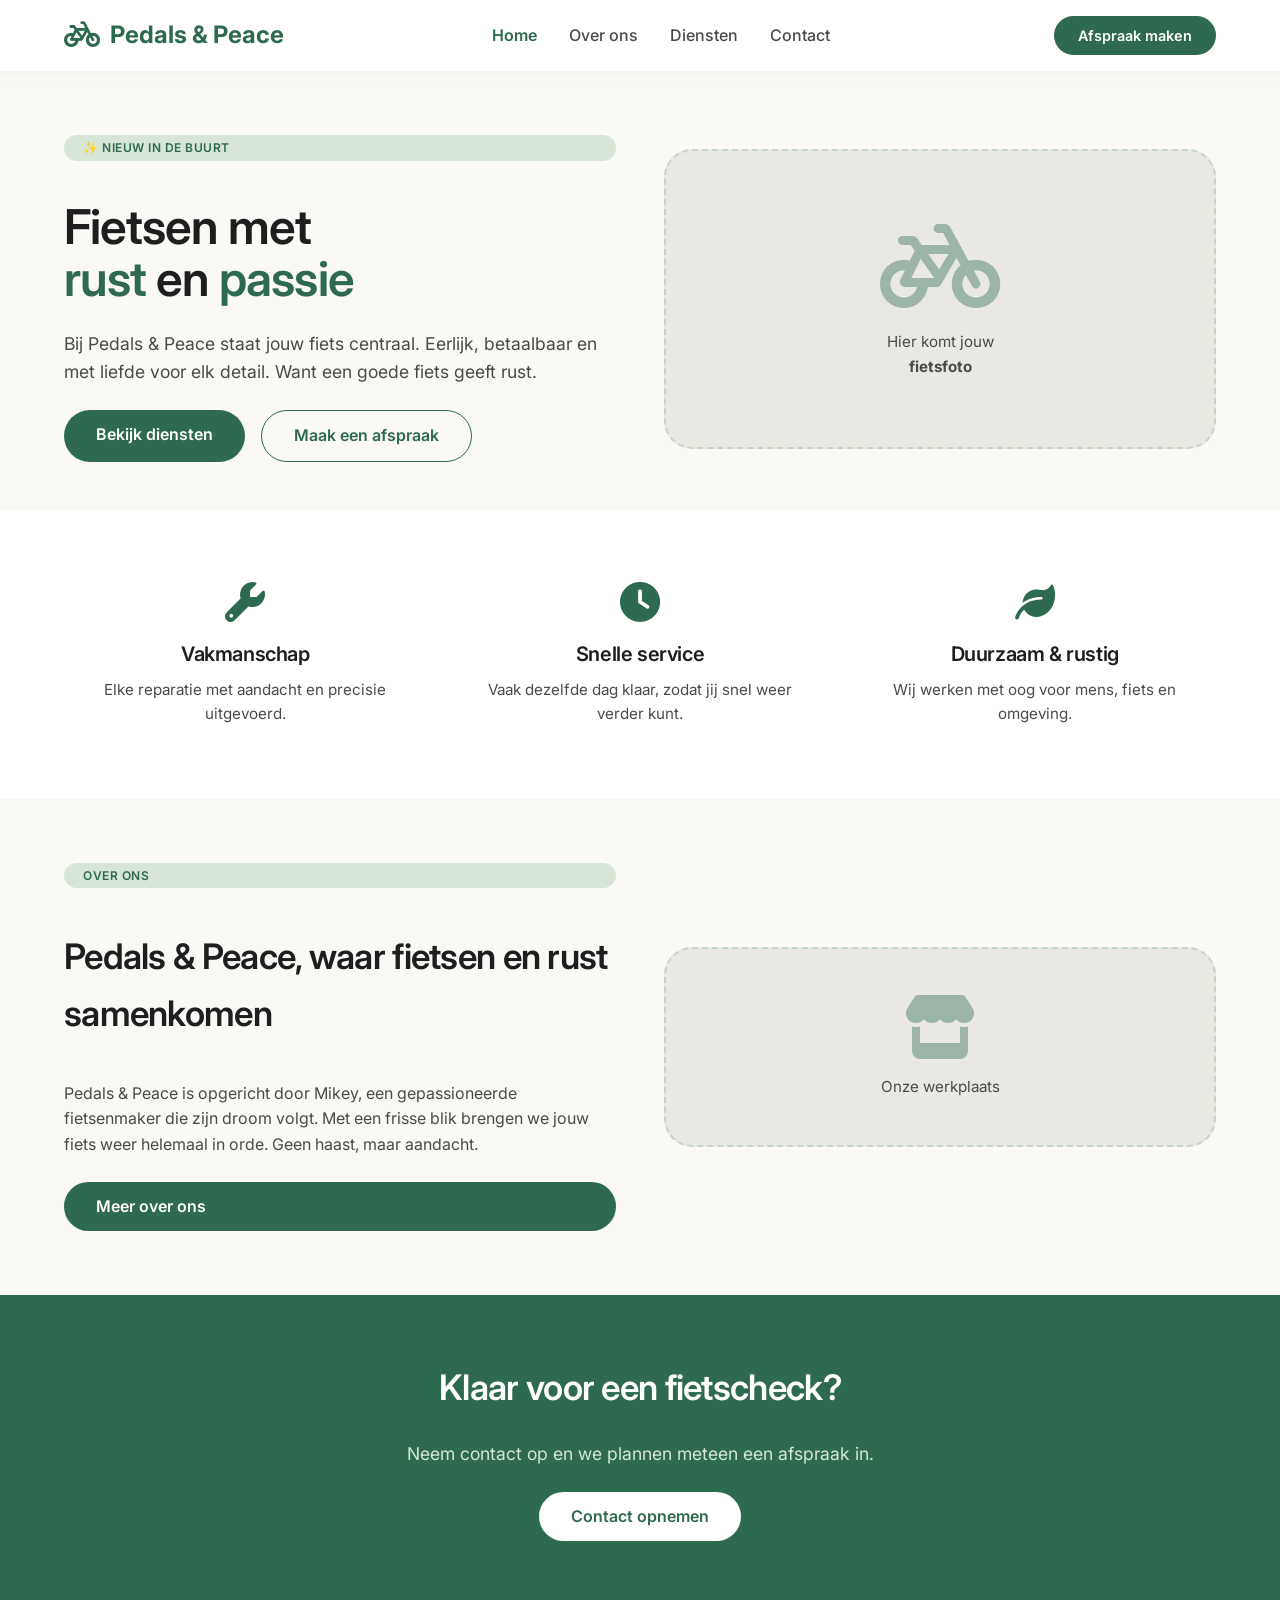
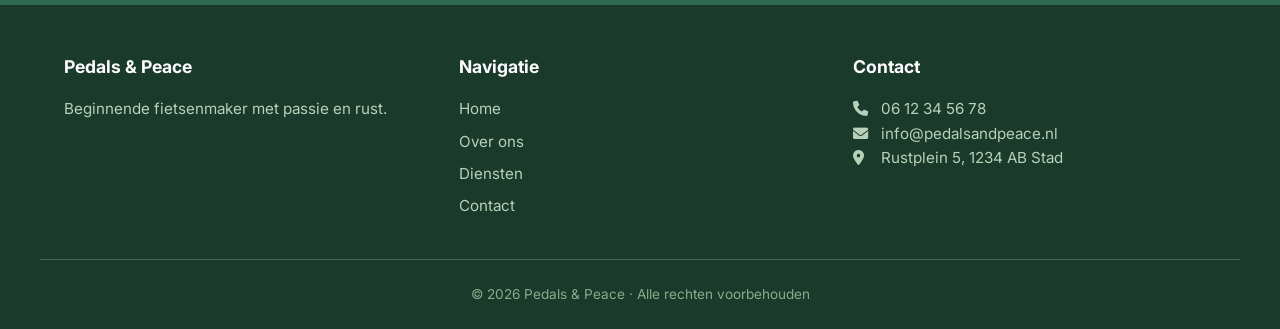
<file: index.html>
<!DOCTYPE html>
<html lang="nl">
<head>
    <meta charset="UTF-8" />
    <meta name="viewport" content="width=device-width, initial-scale=1.0" />
    <title>Pedals &amp; Peace · beginnende fietsenmaker</title>

    <!-- Google Fonts -->
    <link rel="preconnect" href="https://fonts.googleapis.com" />
    <link rel="preconnect" href="https://fonts.gstatic.com" crossorigin />
    <link href="https://fonts.googleapis.com/css2?family=Inter:opsz,wght@14..32,400;14..32,500;14..32,600;14..32,700&display=swap" rel="stylesheet" />

    <!-- Font Awesome (iconen) -->
    <link rel="stylesheet" href="https://cdnjs.cloudflare.com/ajax/libs/font-awesome/6.0.0-beta3/css/all.min.css" />

    <!-- Eigen CSS -->
    <link rel="stylesheet" href="css/style.css" />
</head>
<body>

    <!-- ===== NAVIGATIE (wordt ingeladen via include) ===== -->
    <div id="nav-placeholder"></div>

    <!-- ===== HERO SECTIE ===== -->
    <section class="hero">
        <div class="container hero-container">
            <div class="hero-content">
                <span class="tag">✨ Nieuw in de buurt</span>
                <h1>Fietsen met <br /><span style="color: #2d6a4f;">rust</span> en <span style="color: #2d6a4f;">passie</span></h1>
                <p class="subtitel">
                    Bij Pedals &amp; Peace staat jouw fiets centraal. Eerlijk, betaalbaar
                    en met liefde voor elk detail. Want een goede fiets geeft rust.
                </p>
                <div class="hero-buttons">
                    <a href="diensten.html" class="btn">Bekijk diensten</a>
                    <a href="contact.html" class="btn btn-outline">Maak een afspraak</a>
                </div>
            </div>
            <div class="hero-image">
                <div class="image-placeholder">
                    <i class="fas fa-bicycle fa-6x"></i>
                    <p>Hier komt jouw<br /><strong>fietsfoto</strong></p>
                </div>
            </div>
        </div>
    </section>

    <!-- ===== KENMERKEN ===== -->
    <section class="kenmerken">
        <div class="container">
            <div class="kenmerken-grid">
                <div class="kenmerk-item">
                    <i class="fas fa-wrench"></i>
                    <h3>Vakmanschap</h3>
                    <p>Elke reparatie met aandacht en precisie uitgevoerd.</p>
                </div>
                <div class="kenmerk-item">
                    <i class="fas fa-clock"></i>
                    <h3>Snelle service</h3>
                    <p>Vaak dezelfde dag klaar, zodat jij snel weer verder kunt.</p>
                </div>
                <div class="kenmerk-item">
                    <i class="fas fa-leaf"></i>
                    <h3>Duurzaam &amp; rustig</h3>
                    <p>Wij werken met oog voor mens, fiets en omgeving.</p>
                </div>
            </div>
        </div>
    </section>

    <!-- ===== OVER ONS (kort) ===== -->
    <section class="over-ons">
        <div class="container over-container">
            <div class="over-text">
                <span class="tag">Over ons</span>
                <h2>Pedals &amp; Peace, waar fietsen en rust samenkomen</h2>
                <p>
                    Pedals &amp; Peace is opgericht door Mikey, een gepassioneerde fietsenmaker
                    die zijn droom volgt. Met een frisse blik brengen we jouw fiets weer helemaal in orde.
                    Geen haast, maar aandacht.
                </p>
                <a href="over-ons.html" class="btn">Meer over ons</a>
            </div>
            <div class="over-image">
                <div class="image-placeholder small">
                    <i class="fas fa-store fa-4x"></i>
                    <p>Onze werkplaats</p>
                </div>
            </div>
        </div>
    </section>

    <!-- ===== CONTACT CTA ===== -->
    <section class="cta-section">
        <div class="container cta-container">
            <h2>Klaar voor een fietscheck?</h2>
            <p>Neem contact op en we plannen meteen een afspraak in.</p>
            <a href="contact.html" class="btn btn-light">Contact opnemen</a>
        </div>
    </section>

    <!-- ===== FOOTER ===== -->
    <footer>
        <div class="container footer-container">
            <div class="footer-col">
                <h4>Pedals &amp; Peace</h4>
                <p>Beginnende fietsenmaker met passie en rust.</p>
            </div>
            <div class="footer-col">
                <h4>Navigatie</h4>
                <ul>
                    <li><a href="index.html">Home</a></li>
                    <li><a href="over-ons.html">Over ons</a></li>
                    <li><a href="diensten.html">Diensten</a></li>
                    <li><a href="contact.html">Contact</a></li>
                </ul>
            </div>
            <div class="footer-col">
                <h4>Contact</h4>
                <p><i class="fas fa-phone"></i> 06 12 34 56 78</p>
                <p><i class="fas fa-envelope"></i> info@pedalsandpeace.nl</p>
                <p><i class="fas fa-map-marker-alt"></i> Rustplein 5, 1234 AB Stad</p>
            </div>
        </div>
        <div class="footer-bottom">
            <p>&copy; 2026 Pedals &amp; Peace · Alle rechten voorbehouden</p>
        </div>
    </footer>

    <!-- ===== JAVASCRIPT (include navigatie) ===== -->
    <script src="js/include.js"></script>
</body>
</html>
</file>
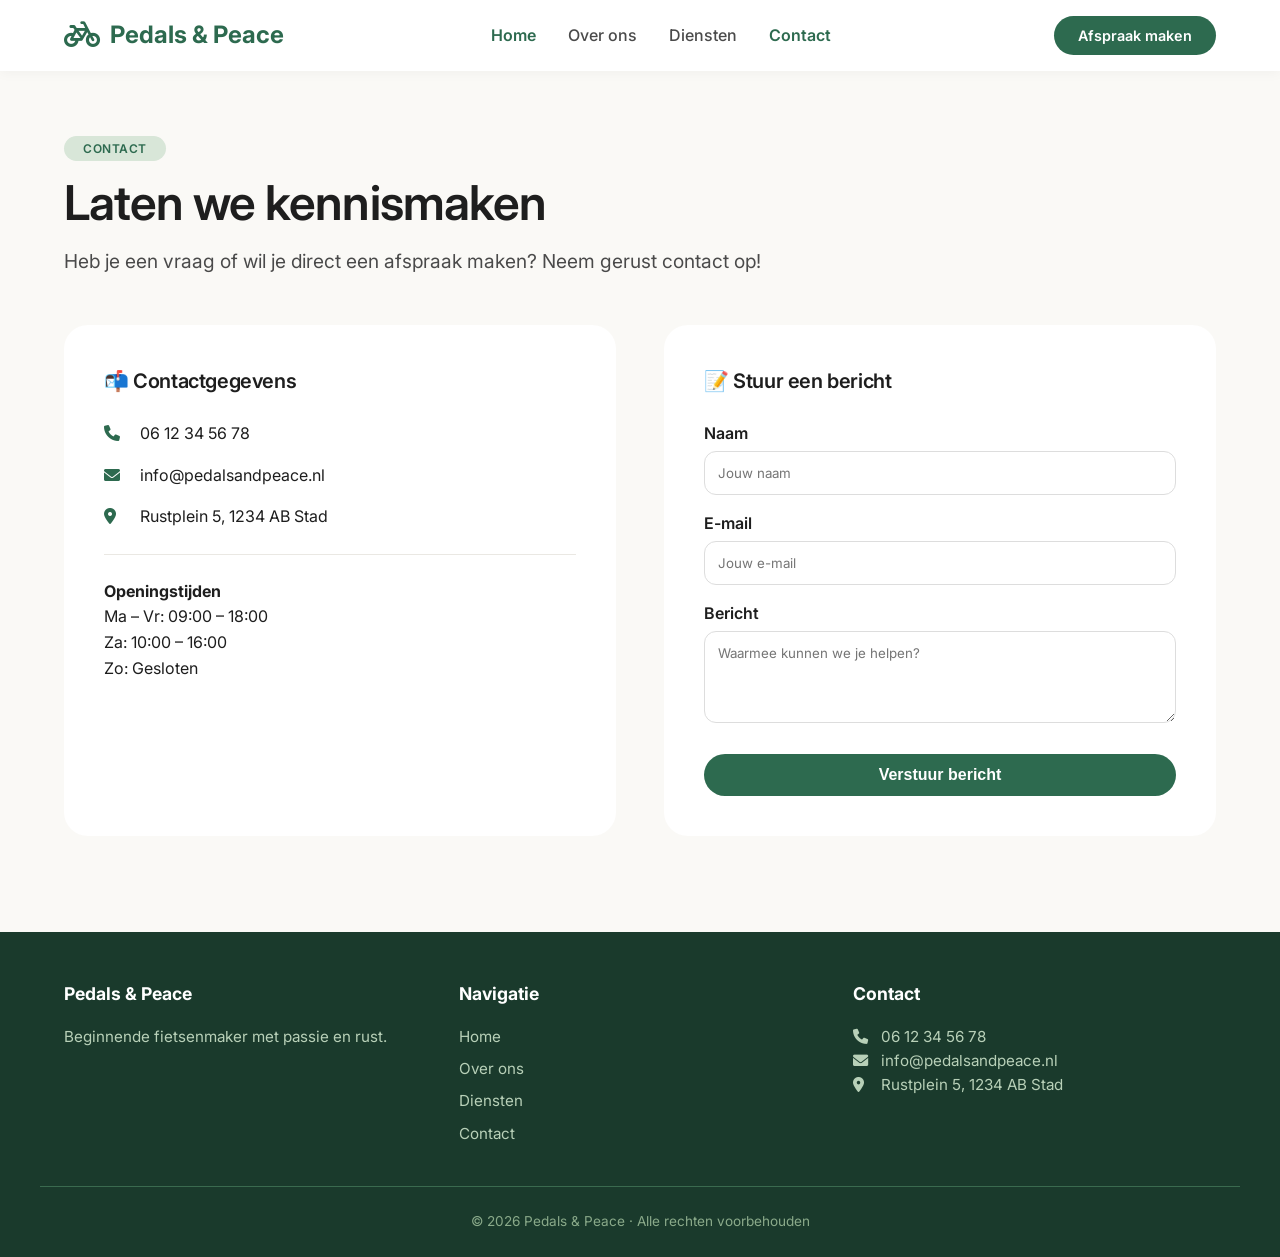
<file: contact.html>
<!DOCTYPE html>
<html lang="nl">
<head>
    <meta charset="UTF-8" />
    <meta name="viewport" content="width=device-width, initial-scale=1.0" />
    <title>Contact · Pedals &amp; Peace</title>
    <link rel="preconnect" href="https://fonts.googleapis.com" />
    <link rel="preconnect" href="https://fonts.gstatic.com" crossorigin />
    <link href="https://fonts.googleapis.com/css2?family=Inter:opsz,wght@14..32,400;14..32,500;14..32,600;14..32,700&display=swap" rel="stylesheet" />
    <link rel="stylesheet" href="https://cdnjs.cloudflare.com/ajax/libs/font-awesome/6.0.0-beta3/css/all.min.css" />
    <link rel="stylesheet" href="css/style.css" />
</head>
<body>

    <div id="nav-placeholder"></div>

    <section style="padding: 4rem 0;">
        <div class="container">
            <span class="tag">Contact</span>
            <h1>Laten we kennismaken</h1>
            <p style="max-width: 700px; font-size: 1.2rem; color: #4a4a4a; margin-top: 1rem;">
                Heb je een vraag of wil je direct een afspraak maken? Neem gerust contact op!
            </p>

            <div style="margin-top: 3rem; display: grid; grid-template-columns: 1fr 1fr; gap: 3rem;">
                <!-- Contactgegevens -->
                <div style="background: white; padding: 2.5rem; border-radius: 24px;">
                    <h3 style="margin-bottom: 1.5rem;">📬 Contactgegevens</h3>
                    <p style="margin-bottom: 1rem;"><i class="fas fa-phone" style="color: #2d6a4f; width: 2rem;"></i> 06 12 34 56 78</p>
                    <p style="margin-bottom: 1rem;"><i class="fas fa-envelope" style="color: #2d6a4f; width: 2rem;"></i> info@pedalsandpeace.nl</p>
                    <p style="margin-bottom: 1.5rem;"><i class="fas fa-map-marker-alt" style="color: #2d6a4f; width: 2rem;"></i> Rustplein 5, 1234 AB Stad</p>
                    <hr style="border: 0; border-top: 1px solid #eae8e3; margin: 1.5rem 0;" />
                    <h4>Openingstijden</h4>
                    <p>Ma – Vr: 09:00 – 18:00</p>
                    <p>Za: 10:00 – 16:00</p>
                    <p>Zo: Gesloten</p>
                </div>

                <!-- Contactformulier -->
                <div style="background: white; padding: 2.5rem; border-radius: 24px;">
                    <h3 style="margin-bottom: 1.5rem;">📝 Stuur een bericht</h3>
                    <form>
                        <div style="margin-bottom: 1rem;">
                            <label style="display: block; font-weight: 600; margin-bottom: 0.3rem;">Naam</label>
                            <input type="text" placeholder="Jouw naam" style="width: 100%; padding: 0.8rem; border: 1px solid #ddd; border-radius: 12px; font-family: inherit;" />
                        </div>
                        <div style="margin-bottom: 1rem;">
                            <label style="display: block; font-weight: 600; margin-bottom: 0.3rem;">E-mail</label>
                            <input type="email" placeholder="Jouw e-mail" style="width: 100%; padding: 0.8rem; border: 1px solid #ddd; border-radius: 12px; font-family: inherit;" />
                        </div>
                        <div style="margin-bottom: 1.5rem;">
                            <label style="display: block; font-weight: 600; margin-bottom: 0.3rem;">Bericht</label>
                            <textarea rows="4" placeholder="Waarmee kunnen we je helpen?" style="width: 100%; padding: 0.8rem; border: 1px solid #ddd; border-radius: 12px; font-family: inherit; resize: vertical;"></textarea>
                        </div>
                        <button type="submit" class="btn" style="width: 100%;">Verstuur bericht</button>
                    </form>
                </div>
            </div>
        </div>
    </section>

    <footer style="margin-top: 2rem;">
        <div class="container footer-container">
            <div class="footer-col">
                <h4>Pedals &amp; Peace</h4>
                <p>Beginnende fietsenmaker met passie en rust.</p>
            </div>
            <div class="footer-col">
                <h4>Navigatie</h4>
                <ul>
                    <li><a href="index.html">Home</a></li>
                    <li><a href="over-ons.html">Over ons</a></li>
                    <li><a href="diensten.html">Diensten</a></li>
                    <li><a href="contact.html">Contact</a></li>
                </ul>
            </div>
            <div class="footer-col">
                <h4>Contact</h4>
                <p><i class="fas fa-phone"></i> 06 12 34 56 78</p>
                <p><i class="fas fa-envelope"></i> info@pedalsandpeace.nl</p>
                <p><i class="fas fa-map-marker-alt"></i> Rustplein 5, 1234 AB Stad</p>
            </div>
        </div>
        <div class="footer-bottom">
            <p>&copy; 2026 Pedals &amp; Peace · Alle rechten voorbehouden</p>
        </div>
    </footer>

    <script src="js/include.js"></script>
</body>
</html>
</file>
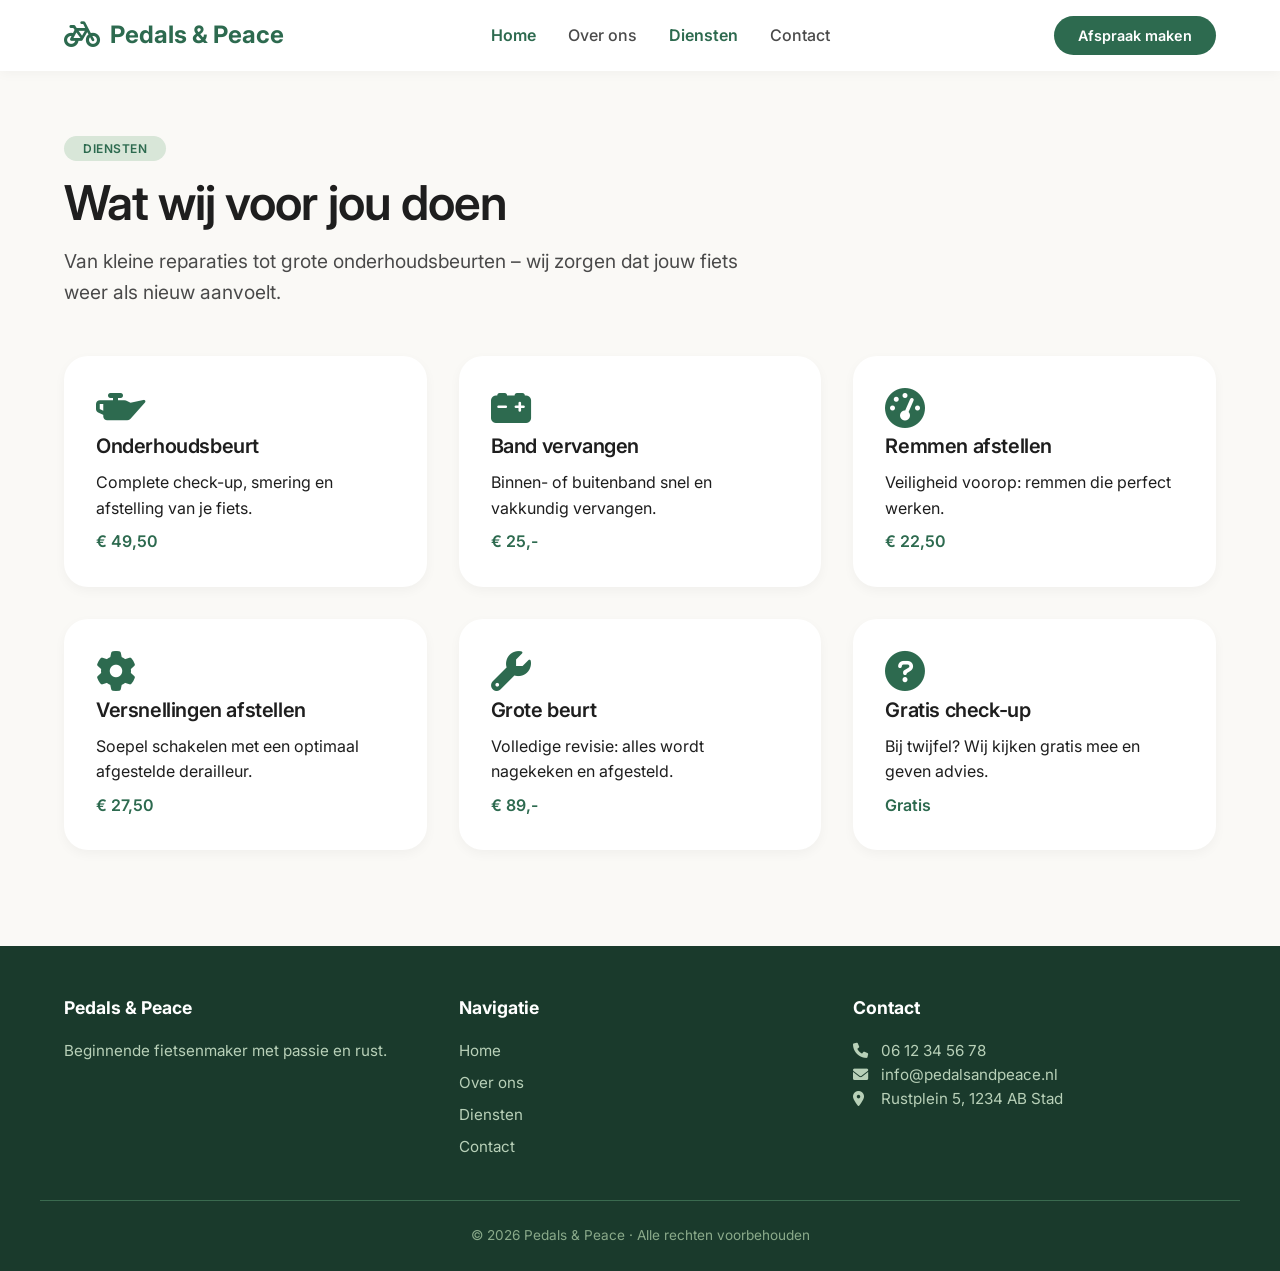
<file: diensten.html>
<!DOCTYPE html>
<html lang="nl">
<head>
    <meta charset="UTF-8" />
    <meta name="viewport" content="width=device-width, initial-scale=1.0" />
    <title>Diensten · Pedals &amp; Peace</title>
    <link rel="preconnect" href="https://fonts.googleapis.com" />
    <link rel="preconnect" href="https://fonts.gstatic.com" crossorigin />
    <link href="https://fonts.googleapis.com/css2?family=Inter:opsz,wght@14..32,400;14..32,500;14..32,600;14..32,700&display=swap" rel="stylesheet" />
    <link rel="stylesheet" href="https://cdnjs.cloudflare.com/ajax/libs/font-awesome/6.0.0-beta3/css/all.min.css" />
    <link rel="stylesheet" href="css/style.css" />
</head>
<body>

    <div id="nav-placeholder"></div>

    <section style="padding: 4rem 0;">
        <div class="container">
            <span class="tag">Diensten</span>
            <h1>Wat wij voor jou doen</h1>
            <p style="max-width: 700px; font-size: 1.2rem; color: #4a4a4a; margin-top: 1rem;">
                Van kleine reparaties tot grote onderhoudsbeurten – wij zorgen dat jouw fiets weer als nieuw aanvoelt.
            </p>

            <div style="margin-top: 3rem; display: grid; grid-template-columns: repeat(auto-fit, minmax(280px, 1fr)); gap: 2rem;">
                <div style="background: white; padding: 2rem; border-radius: 24px; box-shadow: 0 4px 12px rgba(0,0,0,0.04);">
                    <i class="fas fa-oil-can" style="font-size: 2.5rem; color: #2d6a4f;"></i>
                    <h3>Onderhoudsbeurt</h3>
                    <p>Complete check-up, smering en afstelling van je fiets.</p>
                    <p style="font-weight: 600; margin-top: 0.5rem; color: #2d6a4f;">€ 49,50</p>
                </div>
                <div style="background: white; padding: 2rem; border-radius: 24px; box-shadow: 0 4px 12px rgba(0,0,0,0.04);">
                    <i class="fas fa-car-battery" style="font-size: 2.5rem; color: #2d6a4f;"></i>
                    <h3>Band vervangen</h3>
                    <p>Binnen- of buitenband snel en vakkundig vervangen.</p>
                    <p style="font-weight: 600; margin-top: 0.5rem; color: #2d6a4f;">€ 25,-</p>
                </div>
                <div style="background: white; padding: 2rem; border-radius: 24px; box-shadow: 0 4px 12px rgba(0,0,0,0.04);">
                    <i class="fas fa-tachometer-alt" style="font-size: 2.5rem; color: #2d6a4f;"></i>
                    <h3>Remmen afstellen</h3>
                    <p>Veiligheid voorop: remmen die perfect werken.</p>
                    <p style="font-weight: 600; margin-top: 0.5rem; color: #2d6a4f;">€ 22,50</p>
                </div>
                <div style="background: white; padding: 2rem; border-radius: 24px; box-shadow: 0 4px 12px rgba(0,0,0,0.04);">
                    <i class="fas fa-cog" style="font-size: 2.5rem; color: #2d6a4f;"></i>
                    <h3>Versnellingen afstellen</h3>
                    <p>Soepel schakelen met een optimaal afgestelde derailleur.</p>
                    <p style="font-weight: 600; margin-top: 0.5rem; color: #2d6a4f;">€ 27,50</p>
                </div>
                <div style="background: white; padding: 2rem; border-radius: 24px; box-shadow: 0 4px 12px rgba(0,0,0,0.04);">
                    <i class="fas fa-wrench" style="font-size: 2.5rem; color: #2d6a4f;"></i>
                    <h3>Grote beurt</h3>
                    <p>Volledige revisie: alles wordt nagekeken en afgesteld.</p>
                    <p style="font-weight: 600; margin-top: 0.5rem; color: #2d6a4f;">€ 89,-</p>
                </div>
                <div style="background: white; padding: 2rem; border-radius: 24px; box-shadow: 0 4px 12px rgba(0,0,0,0.04);">
                    <i class="fas fa-question-circle" style="font-size: 2.5rem; color: #2d6a4f;"></i>
                    <h3>Gratis check-up</h3>
                    <p>Bij twijfel? Wij kijken gratis mee en geven advies.</p>
                    <p style="font-weight: 600; margin-top: 0.5rem; color: #2d6a4f;">Gratis</p>
                </div>
            </div>
        </div>
    </section>

    <footer style="margin-top: 2rem;">
        <div class="container footer-container">
            <div class="footer-col">
                <h4>Pedals &amp; Peace</h4>
                <p>Beginnende fietsenmaker met passie en rust.</p>
            </div>
            <div class="footer-col">
                <h4>Navigatie</h4>
                <ul>
                    <li><a href="index.html">Home</a></li>
                    <li><a href="over-ons.html">Over ons</a></li>
                    <li><a href="diensten.html">Diensten</a></li>
                    <li><a href="contact.html">Contact</a></li>
                </ul>
            </div>
            <div class="footer-col">
                <h4>Contact</h4>
                <p><i class="fas fa-phone"></i> 06 12 34 56 78</p>
                <p><i class="fas fa-envelope"></i> info@pedalsandpeace.nl</p>
                <p><i class="fas fa-map-marker-alt"></i> Rustplein 5, 1234 AB Stad</p>
            </div>
        </div>
        <div class="footer-bottom">
            <p>&copy; 2026 Pedals &amp; Peace · Alle rechten voorbehouden</p>
        </div>
    </footer>

    <script src="js/include.js"></script>
</body>
</html>
</file>
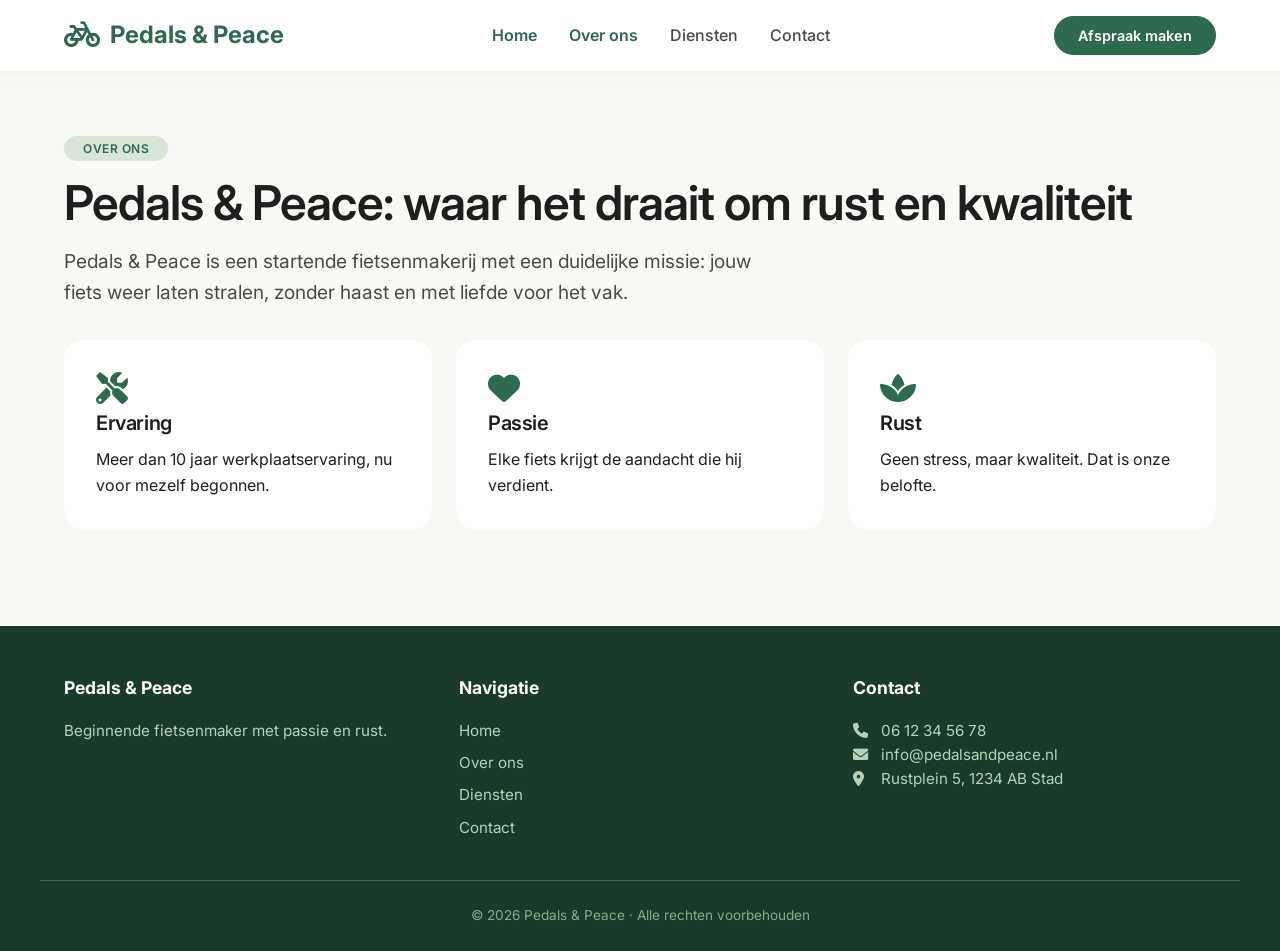
<file: over-ons.html>
<!DOCTYPE html>
<html lang="nl">
<head>
    <meta charset="UTF-8" />
    <meta name="viewport" content="width=device-width, initial-scale=1.0" />
    <title>Over ons · Pedals &amp; Peace</title>
    <link rel="preconnect" href="https://fonts.googleapis.com" />
    <link rel="preconnect" href="https://fonts.gstatic.com" crossorigin />
    <link href="https://fonts.googleapis.com/css2?family=Inter:opsz,wght@14..32,400;14..32,500;14..32,600;14..32,700&display=swap" rel="stylesheet" />
    <link rel="stylesheet" href="https://cdnjs.cloudflare.com/ajax/libs/font-awesome/6.0.0-beta3/css/all.min.css" />
    <link rel="stylesheet" href="css/style.css" />
</head>
<body>

    <div id="nav-placeholder"></div>

    <section style="padding: 4rem 0;">
        <div class="container">
            <span class="tag">Over ons</span>
            <h1>Pedals &amp; Peace: waar het draait om rust en kwaliteit</h1>
            <p style="max-width: 700px; font-size: 1.2rem; color: #4a4a4a; margin-top: 1rem;">
                Pedals &amp; Peace is een startende fietsenmakerij met een duidelijke missie:
                jouw fiets weer laten stralen, zonder haast en met liefde voor het vak.
            </p>
            <div style="margin-top: 2rem; display: grid; grid-template-columns: repeat(auto-fit, minmax(200px, 1fr)); gap: 1.5rem;">
                <div style="background: white; padding: 2rem; border-radius: 20px;">
                    <i class="fas fa-tools" style="font-size: 2rem; color: #2d6a4f;"></i>
                    <h3>Ervaring</h3>
                    <p>Meer dan 10 jaar werkplaatservaring, nu voor mezelf begonnen.</p>
                </div>
                <div style="background: white; padding: 2rem; border-radius: 20px;">
                    <i class="fas fa-heart" style="font-size: 2rem; color: #2d6a4f;"></i>
                    <h3>Passie</h3>
                    <p>Elke fiets krijgt de aandacht die hij verdient.</p>
                </div>
                <div style="background: white; padding: 2rem; border-radius: 20px;">
                    <i class="fas fa-spa" style="font-size: 2rem; color: #2d6a4f;"></i>
                    <h3>Rust</h3>
                    <p>Geen stress, maar kwaliteit. Dat is onze belofte.</p>
                </div>
            </div>
        </div>
    </section>

    <footer style="margin-top: 2rem;">
        <div class="container footer-container">
            <div class="footer-col">
                <h4>Pedals &amp; Peace</h4>
                <p>Beginnende fietsenmaker met passie en rust.</p>
            </div>
            <div class="footer-col">
                <h4>Navigatie</h4>
                <ul>
                    <li><a href="index.html">Home</a></li>
                    <li><a href="over-ons.html">Over ons</a></li>
                    <li><a href="diensten.html">Diensten</a></li>
                    <li><a href="contact.html">Contact</a></li>
                </ul>
            </div>
            <div class="footer-col">
                <h4>Contact</h4>
                <p><i class="fas fa-phone"></i> 06 12 34 56 78</p>
                <p><i class="fas fa-envelope"></i> info@pedalsandpeace.nl</p>
                <p><i class="fas fa-map-marker-alt"></i> Rustplein 5, 1234 AB Stad</p>
            </div>
        </div>
        <div class="footer-bottom">
            <p>&copy; 2026 Pedals &amp; Peace · Alle rechten voorbehouden</p>
        </div>
    </footer>

    <script src="js/include.js"></script>
</body>
</html>
</file>
<file: css/style.css>
/* ===== RESET & BASIS ===== */
* {
    margin: 0;
    padding: 0;
    box-sizing: border-box;
}

body {
    font-family: 'Inter', sans-serif;
    background-color: #faf9f6;
    color: #1e1e1e;
    line-height: 1.6;
}

.container {
    max-width: 1200px;
    margin: 0 auto;
    padding: 0 1.5rem;
}

/* ===== TYPOGRAFIE ===== */
h1, h2, h3 {
    font-weight: 600;
    letter-spacing: -0.02em;
}

h1 {
    font-size: 3rem;
    line-height: 1.1;
}

h2 {
    font-size: 2.2rem;
    margin-bottom: 1rem;
}

h3 {
    font-size: 1.25rem;
    margin-bottom: 0.5rem;
}

.subtitel {
    font-size: 1.1rem;
    color: #4a4a4a;
    max-width: 600px;
}

.tag {
    display: inline-block;
    background: #d8e6d8;
    padding: 0.2rem 1.2rem;
    border-radius: 40px;
    font-size: 0.75rem;
    font-weight: 600;
    letter-spacing: 0.5px;
    color: #2d6a4f;
    text-transform: uppercase;
    margin-bottom: 1rem;
}

/* ===== BUTTONS ===== */
.btn {
    display: inline-block;
    background-color: #2d6a4f;
    color: white;
    font-weight: 600;
    padding: 0.75rem 2rem;
    border-radius: 60px;
    text-decoration: none;
    transition: background 0.2s, transform 0.1s;
    border: none;
    font-size: 1rem;
    cursor: pointer;
}

.btn:hover {
    background-color: #1e4d3a;
    transform: scale(0.97);
}

.btn-outline {
    background: transparent;
    color: #2d6a4f;
    border: 1.5px solid #2d6a4f;
}

.btn-outline:hover {
    background: #2d6a4f;
    color: white;
}

.btn-light {
    background: white;
    color: #2d6a4f;
}

.btn-light:hover {
    background: #f0f7f0;
}

.btn-small {
    padding: 0.5rem 1.5rem;
    font-size: 0.9rem;
}

/* ===== NAVIGATIE ===== */
.navbar {
    background: white;
    padding: 1rem 0;
    box-shadow: 0 2px 12px rgba(0,0,0,0.04);
    position: sticky;
    top: 0;
    z-index: 100;
}

.nav-container {
    display: flex;
    align-items: center;
    justify-content: space-between;
}

.logo {
    display: flex;
    align-items: center;
    gap: 0.6rem;
    font-size: 1.5rem;
    font-weight: 700;
    text-decoration: none;
    color: #2d6a4f;
}

.logo i {
    color: #2d6a4f;
    font-size: 1.8rem;
}

.nav-links {
    display: flex;
    list-style: none;
    gap: 2rem;
    align-items: center;
}

.nav-links a {
    text-decoration: none;
    color: #4a4a4a;
    font-weight: 500;
    transition: color 0.2s;
    font-size: 1rem;
}

.nav-links a:hover,
.nav-links a.active {
    color: #2d6a4f;
}

.nav-links a.active {
    font-weight: 600;
}

.nav-cta {
    margin-left: 1rem;
}

/* Hamburger (mobiel) */
.hamburger {
    display: none;
    flex-direction: column;
    cursor: pointer;
    gap: 5px;
    padding: 4px;
}

.hamburger span {
    display: block;
    width: 26px;
    height: 2.5px;
    background: #2d6a4f;
    border-radius: 4px;
    transition: 0.3s;
}

.hamburger.active span:nth-child(1) {
    transform: rotate(45deg) translate(5px, 5px);
}
.hamburger.active span:nth-child(2) {
    opacity: 0;
}
.hamburger.active span:nth-child(3) {
    transform: rotate(-45deg) translate(5px, -5px);
}

/* ===== HERO ===== */
.hero {
    padding: 4rem 0 3rem;
}

.hero-container {
    display: grid;
    grid-template-columns: 1fr 1fr;
    gap: 3rem;
    align-items: center;
}

.hero-content {
    display: flex;
    flex-direction: column;
    gap: 1.5rem;
}

.hero-buttons {
    display: flex;
    gap: 1rem;
    flex-wrap: wrap;
}

.image-placeholder {
    background: #eae8e3;
    border-radius: 28px;
    padding: 3rem 2rem;
    text-align: center;
    color: #4a4a4a;
    min-height: 300px;
    display: flex;
    flex-direction: column;
    align-items: center;
    justify-content: center;
    gap: 1rem;
    border: 2px dashed #c5d5c5;
}

.image-placeholder i {
    color: #2d6a4f;
    opacity: 0.4;
}

.image-placeholder p {
    font-size: 0.95rem;
}

.image-placeholder.small {
    min-height: 200px;
    padding: 2rem;
}

/* ===== KENMERKEN ===== */
.kenmerken {
    padding: 3rem 0;
    background: white;
}

.kenmerken-grid {
    display: grid;
    grid-template-columns: repeat(3, 1fr);
    gap: 2rem;
}

.kenmerk-item {
    text-align: center;
    padding: 1.5rem;
}

.kenmerk-item i {
    font-size: 2.5rem;
    color: #2d6a4f;
    margin-bottom: 1rem;
}

.kenmerk-item p {
    color: #4a4a4a;
    font-size: 0.95rem;
}

/* ===== OVER ONS ===== */
.over-ons {
    padding: 4rem 0;
}

.over-container {
    display: grid;
    grid-template-columns: 1fr 1fr;
    gap: 3rem;
    align-items: center;
}

.over-text {
    display: flex;
    flex-direction: column;
    gap: 1.5rem;
}

.over-text p {
    color: #4a4a4a;
}

/* ===== CTA SECTIE ===== */
.cta-section {
    background: #2d6a4f;
    color: white;
    padding: 4rem 0;
    text-align: center;
}

.cta-container {
    display: flex;
    flex-direction: column;
    align-items: center;
    gap: 1.5rem;
}

.cta-container h2 {
    margin-bottom: 0;
}

.cta-container p {
    color: #d4e8d4;
    font-size: 1.1rem;
}

/* ===== FOOTER ===== */
footer {
    background: #1a3a2c;
    color: #ccc;
    padding: 3rem 0 0;
}

.footer-container {
    display: grid;
    grid-template-columns: 1fr 1fr 1fr;
    gap: 2rem;
    padding-bottom: 2rem;
    border-bottom: 1px solid #3a6a4f;
}

.footer-col h4 {
    color: white;
    margin-bottom: 1rem;
    font-size: 1.1rem;
}

.footer-col p,
.footer-col li {
    color: #b8d0b8;
    font-size: 0.95rem;
}

.footer-col ul {
    list-style: none;
}

.footer-col ul li {
    margin-bottom: 0.5rem;
}

.footer-col ul a {
    color: #b8d0b8;
    text-decoration: none;
    transition: color 0.2s;
}

.footer-col ul a:hover {
    color: white;
}

.footer-col i {
    width: 1.5rem;
    color: #b8d0b8;
}

.footer-bottom {
    text-align: center;
    padding: 1.5rem 0;
    font-size: 0.85rem;
    color: #8aaa8a;
}

/* ===== RESPONSIVE ===== */
@media (max-width: 992px) {
    h1 { font-size: 2.5rem; }
    .hero-container,
    .over-container {
        grid-template-columns: 1fr;
    }
    .hero-image {
        order: -1;
    }
    .kenmerken-grid {
        grid-template-columns: 1fr 1fr;
    }
    .footer-container {
        grid-template-columns: 1fr 1fr;
    }
}

@media (max-width: 768px) {
    /* Navigatie mobiel */
    .nav-links,
    .nav-cta {
        display: none;
        flex-direction: column;
        width: 100%;
        gap: 1rem;
        padding: 1rem 0;
    }

    .nav-links.active,
    .nav-cta.active {
        display: flex;
    }

    .nav-links.active {
        position: absolute;
        top: 100%;
        left: 0;
        background: white;
        padding: 2rem 1.5rem;
        box-shadow: 0 8px 24px rgba(0,0,0,0.08);
        gap: 1.5rem;
    }

    .nav-cta.active {
        display: none;
    }

    .hamburger {
        display: flex;
    }

    .nav-container {
        flex-wrap: wrap;
    }

    .hero {
        padding: 2rem 0;
    }

    .kenmerken-grid {
        grid-template-columns: 1fr;
    }

    .footer-container {
        grid-template-columns: 1fr;
        text-align: center;
    }

    .hero-buttons {
        flex-direction: column;
        align-items: flex-start;
    }

    .btn {
        width: 100%;
        text-align: center;
    }

    .image-placeholder {
        min-height: 200px;
    }
}
</file>
